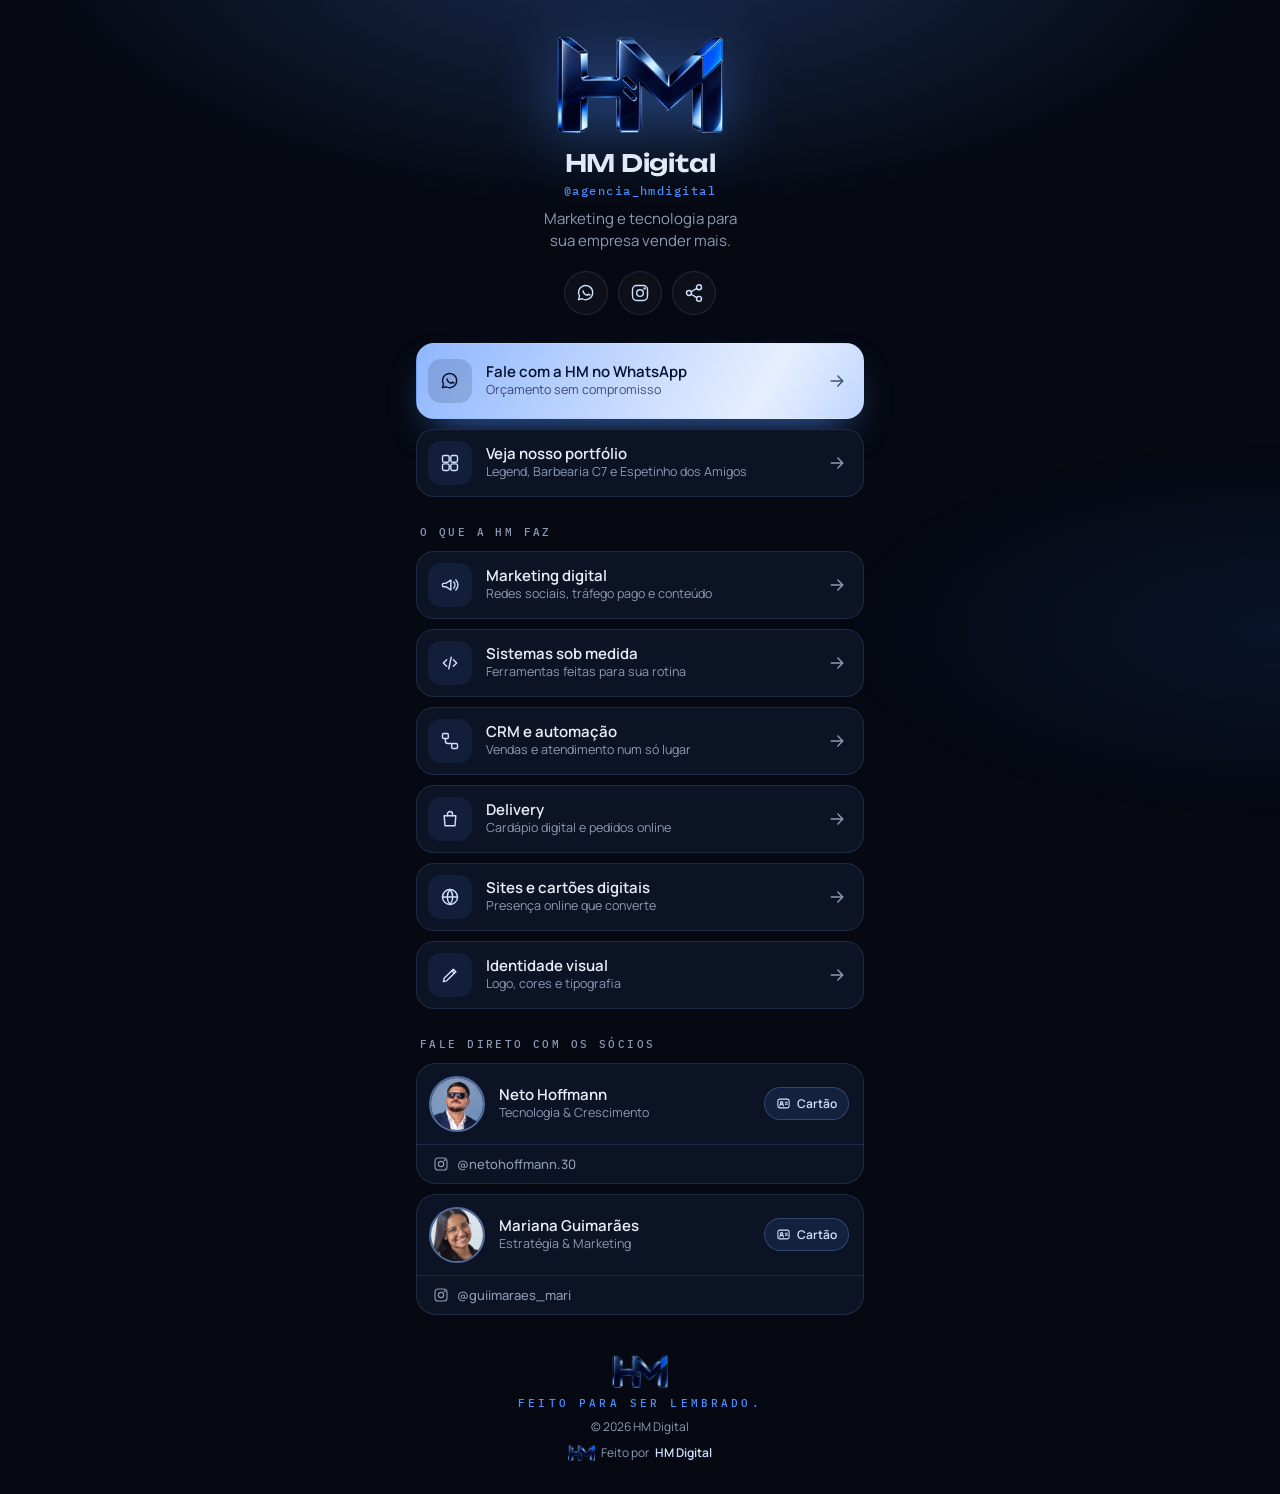
<file: index.html>
<!doctype html>
<html lang="pt-BR">
<head>
<meta charset="utf-8">
<meta name="viewport" content="width=device-width, initial-scale=1, viewport-fit=cover">
<title>HM Digital · Links</title>
<meta name="description" content="Marketing e tecnologia para sua empresa vender mais. Fale com a HM Digital.">
<meta name="theme-color" content="#060912">
<meta property="og:type" content="website">
<meta property="og:title" content="HM Digital">
<meta property="og:description" content="Marketing e tecnologia para sua empresa vender mais.">
<meta property="og:url" content="https://links.hmdigitalgo.com/">
<meta property="og:site_name" content="HM Digital">
<meta property="og:locale" content="pt_BR">
<meta property="og:image" content="https://links.hmdigitalgo.com/assets/img/og.jpg?v=5">
<meta property="og:image:width" content="1200">
<meta property="og:image:height" content="630">
<meta name="twitter:card" content="summary_large_image">
<link rel="icon" href="/assets/img/favicon.svg" type="image/svg+xml">
<link rel="stylesheet" href="/assets/css/fonts.css">
<link rel="stylesheet" href="/assets/css/style.css?v=7">
</head>
<body>
<main id="app"><noscript>Ative o JavaScript para ver os links.</noscript></main>
<div class="toast" id="toast" role="status" aria-live="polite"></div>
<script src="/assets/js/links.js?v=7"></script>
</body>
</html>
</file>
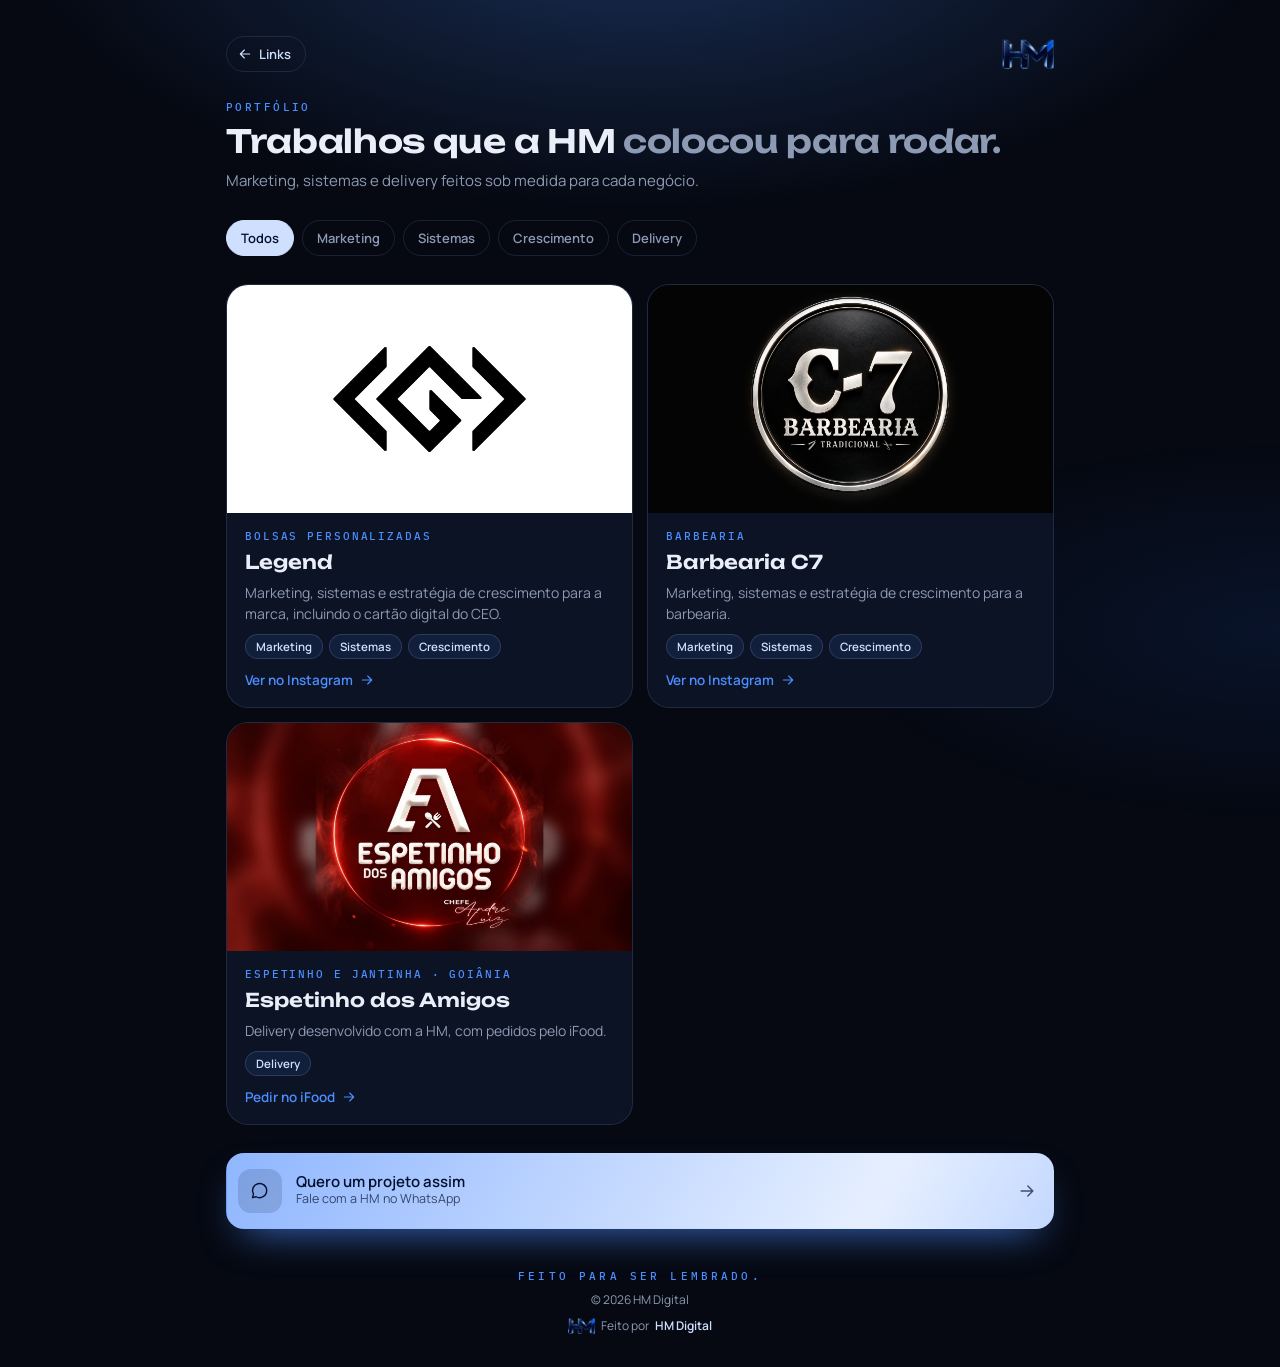
<file: portfolio/index.html>
<!doctype html>
<html lang="pt-BR">
<head>
<meta charset="utf-8">
<meta name="viewport" content="width=device-width, initial-scale=1, viewport-fit=cover">
<title>Portfólio HM Digital</title>
<meta name="description" content="Trabalhos da HM Digital em marketing, sistemas e delivery.">
<meta name="theme-color" content="#060912">
<meta property="og:type" content="website">
<meta property="og:title" content="Portfólio HM Digital">
<meta property="og:description" content="Marketing e tecnologia para sua empresa vender mais.">
<meta property="og:url" content="https://links.hmdigitalgo.com/portfolio">
<meta property="og:site_name" content="HM Digital">
<meta property="og:locale" content="pt_BR">
<meta property="og:image" content="https://links.hmdigitalgo.com/assets/img/og.jpg?v=5">
<meta property="og:image:width" content="1200">
<meta property="og:image:height" content="630">
<meta name="twitter:card" content="summary_large_image">
<link rel="icon" href="/assets/img/favicon.svg" type="image/svg+xml">
<link rel="stylesheet" href="/assets/css/fonts.css">
<link rel="stylesheet" href="/assets/css/style.css?v=7">
</head>
<body>
<main id="app" class="wide"><noscript>Ative o JavaScript para ver os links.</noscript></main>
<div class="toast" id="toast" role="status" aria-live="polite"></div>
<script src="/assets/js/portfolio.js?v=7"></script>
</body>
</html>
</file>
<file: assets/css/fonts.css>
/* Fontes hospedadas no próprio site (sem Google Fonts: mais rápido e sem enviar o IP do visitante). */
@font-face {font-family: 'IBM Plex Mono'; font-style: normal; font-weight: 500; font-display: swap; src: url(/assets/fonts/ibm-plex-mono-0-latin.woff2) format("woff2"); unicode-range: U+0000-00FF, U+0131, U+0152-0153, U+02BB-02BC, U+02C6, U+02DA, U+02DC, U+0304, U+0308, U+0329, U+2000-206F, U+20AC, U+2122, U+2191, U+2193, U+2212, U+2215, U+FEFF, U+FFFD; }
@font-face {font-family: 'Manrope'; font-style: normal; font-weight: 400 700; font-display: swap; src: url(/assets/fonts/manrope-1-latin.woff2) format("woff2"); unicode-range: U+0000-00FF, U+0131, U+0152-0153, U+02BB-02BC, U+02C6, U+02DA, U+02DC, U+0304, U+0308, U+0329, U+2000-206F, U+20AC, U+2122, U+2191, U+2193, U+2212, U+2215, U+FEFF, U+FFFD; }
@font-face {font-family: 'Unbounded'; font-style: normal; font-weight: 500 600; font-display: swap; src: url(/assets/fonts/unbounded-2-latin.woff2) format("woff2"); unicode-range: U+0000-00FF, U+0131, U+0152-0153, U+02BB-02BC, U+02C6, U+02DA, U+02DC, U+0304, U+0308, U+0329, U+2000-206F, U+20AC, U+2122, U+2191, U+2193, U+2212, U+2215, U+FEFF, U+FFFD; }
</file>
<file: assets/css/style.css>
/* HM Digital · links da bio.
   Layout: uma coluna estreita como um app, logo cromado no topo e botões empilhados.
   Mesmo visual escuro dos cartões dos sócios. */
:root {
  --ink: #060912;
  --panel: #0c1324;
  --panel-2: #111b33;
  --line: rgba(150, 180, 255, .14);
  --text: #e9eef8;
  --muted: #8d9ab3;
  --electric: #4c8dff;
  --ice: #cfe0ff;
  --navy: #04112e;
  --display: "Unbounded", "Arial Black", system-ui, sans-serif;
  --body: "Manrope", "Segoe UI", system-ui, sans-serif;
  --mono: "IBM Plex Mono", ui-monospace, Menlo, monospace;
  color-scheme: dark;
}
* { box-sizing: border-box }
html { background: var(--ink) }
body {
  margin: 0; min-height: 100vh;
  background: var(--ink); color: var(--text);
  font: 400 15px/1.5 var(--body);
  -webkit-font-smoothing: antialiased;
}
body::before {
  content: ""; position: fixed; inset: 0; pointer-events: none;
  background:
    radial-gradient(70% 45% at 50% -8%, rgba(76,141,255,.28), transparent 70%),
    radial-gradient(50% 30% at 100% 70%, rgba(31,95,214,.12), transparent 70%);
}
a { color: inherit; text-decoration: none }
button { font: inherit; color: inherit }
img { display: block; max-width: 100% }
:focus-visible { outline: 2px solid var(--electric); outline-offset: 3px; border-radius: 12px }
svg.i { width: 20px; height: 20px; stroke: currentColor; fill: none; stroke-width: 1.7; stroke-linecap: round; stroke-linejoin: round; flex: none }

main {
  position: relative; max-width: 480px; margin: 0 auto;
  padding-left: max(16px, env(safe-area-inset-left, 0px));
  padding-right: max(16px, env(safe-area-inset-right, 0px));
  padding-block: calc(36px + env(safe-area-inset-top, 0px)) calc(32px + env(safe-area-inset-bottom, 0px));
  display: grid; gap: 28px;
}

/* ---------- topo ---------- */
.head { display: grid; justify-items: center; text-align: center; gap: 6px }
.logo-wrap { margin-bottom: 10px }
.logo {
  width: 168px; height: auto; filter: drop-shadow(0 8px 30px rgba(76,141,255,.45));
  animation: logo-in .9s cubic-bezier(.2,.8,.2,1) both, glint 1.1s .7s ease-in-out both;
}
/* o logo entra e dá um brilho rápido, no lugar da abertura longa dos cartões */
@keyframes logo-in { from { opacity: 0; transform: translateY(10px) scale(.94) } }
@keyframes glint {
  50% { filter: drop-shadow(0 8px 40px rgba(140,180,255,.9)) brightness(1.7) }
}
h1 { margin: 0; font: 600 24px/1.1 var(--display); letter-spacing: -.01em }
.handle { margin: 0; font: 500 12px var(--mono); letter-spacing: .12em; color: var(--electric) }
.bio { margin: 4px 0 0; color: var(--muted); max-width: 30ch; text-wrap: balance }
.socials { display: flex; gap: 10px; margin-top: 12px }
.socials a, .socials button {
  width: 44px; height: 44px; border-radius: 50%; display: grid; place-items: center;
  border: 1px solid var(--line); background: rgba(255,255,255,.03); color: var(--ice); cursor: pointer;
  transition: background .2s, border-color .2s, transform .2s;
}
.socials a:hover, .socials button:hover { background: rgba(76,141,255,.14); border-color: rgba(76,141,255,.5); transform: translateY(-2px) }

/* ---------- botões ---------- */
.list { display: grid; gap: 10px }
.link {
  display: grid; grid-template-columns: 44px minmax(0, 1fr) auto; align-items: center; gap: 14px;
  padding: 11px 16px 11px 11px; border-radius: 18px;
  background: var(--panel); border: 1px solid var(--line);
  transition: transform .2s, border-color .2s, background .2s;
}
.link:hover { transform: translateY(-2px); border-color: rgba(76,141,255,.45); background: var(--panel-2) }
.link:active { transform: scale(.985) }
.link .ic { width: 44px; height: 44px; border-radius: 13px; display: grid; place-items: center; background: rgba(76,141,255,.1); color: var(--ice) }
.tx { min-width: 0 }
.tx strong { display: block; font: 600 15px/1.25 var(--body) }
.tx small { display: block; font-size: 12.5px; color: var(--muted); line-height: 1.35 }
.link .arrow { color: var(--muted); transition: transform .2s, color .2s }
.link:hover .arrow { transform: translateX(3px); color: var(--electric) }
.link.primary {
  padding-block: 15px;
  background: linear-gradient(120deg, #8fb6ff 0%, #e6efff 40%, #a9c7ff 60%, #6c9dfa 100%);
  background-size: 200% 100%; animation: shine 8s linear infinite;
  border-color: transparent; color: var(--navy);
  box-shadow: 0 18px 40px -18px rgba(76,141,255,.8);
}
.link.primary .ic { background: rgba(4,17,46,.14); color: var(--navy) }
.link.primary small, .link.primary .arrow { color: rgba(4,17,46,.7) }
@keyframes shine { to { background-position: -200% 0 } }

section { display: grid; gap: 12px }
h2 { margin: 0; font: 500 11px var(--mono); letter-spacing: .22em; text-transform: uppercase; color: var(--muted); padding-left: 4px }

/* ---------- sócios ---------- */
.people { display: grid; gap: 10px }
.person { border-radius: 20px; background: var(--panel); border: 1px solid var(--line); overflow: hidden }
.person-main {
  display: grid; grid-template-columns: 56px minmax(0, 1fr) auto; gap: 14px; align-items: center;
  padding: 12px 14px 12px 12px; transition: background .2s;
}
.person-main:hover { background: var(--panel-2) }
.person-main img { width: 56px; height: 56px; border-radius: 50%; object-fit: cover; border: 2px solid rgba(140,180,255,.55) }
.pill {
  display: inline-flex; align-items: center; gap: 6px; padding: 7px 11px; border-radius: 99px;
  font: 600 12px var(--body); color: var(--ice); background: rgba(76,141,255,.12); border: 1px solid rgba(140,180,255,.25);
}
.pill svg.i { width: 15px; height: 15px }
.person-ig {
  display: flex; align-items: center; gap: 8px; padding: 10px 16px; border-top: 1px solid var(--line);
  font: 500 13px var(--body); color: var(--muted); transition: color .2s, background .2s;
}
.person-ig svg.i { width: 16px; height: 16px }
.person-ig:hover { color: var(--ice); background: rgba(76,141,255,.06) }

/* ---------- rodapé ---------- */
footer { display: grid; justify-items: center; gap: 8px; text-align: center; padding-top: 12px }
.logo-sm { width: 56px; height: auto; opacity: .85 }
footer span { font: 500 10.5px var(--mono); letter-spacing: .3em; text-transform: uppercase; color: var(--electric) }
footer small { color: var(--muted); font-size: 12px }

.toast {
  position: fixed; left: 50%; bottom: calc(24px + env(safe-area-inset-bottom, 0px)); z-index: 50;
  transform: translate(-50%, 20px); opacity: 0; pointer-events: none;
  background: var(--ice); color: var(--navy); font: 600 13.5px var(--body);
  padding: 11px 18px; border-radius: 99px; box-shadow: 0 10px 30px rgba(0,0,0,.4);
  transition: opacity .25s, transform .25s;
}
.toast.on { opacity: 1; transform: translate(-50%, 0) }

/* entrada suave dos blocos */
main > * { animation: rise .6s ease both }
main > :nth-child(2) { animation-delay: .15s }
main > :nth-child(3) { animation-delay: .22s }
main > :nth-child(4) { animation-delay: .29s }
@keyframes rise { from { opacity: 0; transform: translateY(12px) } }

@media (prefers-reduced-motion: reduce) {
  *, *::before, *::after { animation: none !important; transition: none !important }
}

/* ---------- portfólio ---------- */
[hidden] { display: none !important }
.pf-head { display: flex; align-items: center; justify-content: space-between }
.back {
  display: inline-flex; align-items: center; gap: 6px; padding: 8px 14px 8px 10px; border-radius: 99px;
  border: 1px solid var(--line); color: var(--ice); font: 600 13px var(--body);
}
.back:hover { background: rgba(76,141,255,.12) }
.back svg.i { width: 16px; height: 16px }
.pf-head .logo-sm { width: 52px }
.pf-title { display: grid; gap: 10px }
.eyebrow { font: 500 11px var(--mono); letter-spacing: .22em; text-transform: uppercase; color: var(--electric) }
.pf-title h1 { font-size: clamp(25px, 7vw, 32px); line-height: 1.12; text-wrap: balance }
.pf-title h1 em { font-style: normal; color: var(--muted) }
.pf-title p { margin: 0; color: var(--muted) }
.filters { display: flex; flex-wrap: wrap; gap: 8px }
.filters button {
  padding: 8px 14px; border-radius: 99px; cursor: pointer; font: 600 13px var(--body);
  background: transparent; border: 1px solid var(--line); color: var(--muted); transition: all .2s;
}
.filters button[aria-pressed="true"] { background: var(--ice); color: var(--navy); border-color: var(--ice) }
.grid { display: grid; gap: 14px }
.proj { border-radius: 22px; overflow: hidden; background: var(--panel); border: 1px solid var(--line) }
.cover { aspect-ratio: 16 / 9; max-width: 100%; background: var(--panel-2) }
.cover img { width: 100%; height: 100%; object-fit: cover }
.mono {
  width: 100%; height: 100%; display: grid; place-items: center; position: relative; overflow: hidden;
  background:
    radial-gradient(80% 90% at 80% 10%, hsl(var(--h) 70% 55% / .45), transparent 60%),
    radial-gradient(70% 80% at 10% 100%, rgba(31,95,214,.35), transparent 60%),
    #0a1020;
}
.mono span { font: 700 64px var(--display); letter-spacing: -.03em; color: rgba(233,238,248,.92) }
.proj-body { padding: 16px 18px 18px; display: grid; gap: 8px }
.seg { font: 500 10.5px var(--mono); letter-spacing: .18em; text-transform: uppercase; color: var(--electric) }
.proj h3 { margin: 0; font: 600 19px/1.2 var(--display) }
.proj p { margin: 0; color: var(--muted); font-size: 14px }
.proj .result { color: var(--ice); font-weight: 600 }
.chips { display: flex; flex-wrap: wrap; gap: 6px; margin-top: 2px }
.chips span { padding: 4px 10px; border-radius: 99px; font: 600 11.5px var(--body); color: var(--ice); background: rgba(76,141,255,.1); border: 1px solid rgba(140,180,255,.2) }
.see { justify-self: start; display: inline-flex; align-items: center; gap: 6px; margin-top: 4px; font: 600 13.5px var(--body); color: var(--electric) }
.see svg.i { width: 16px; height: 16px }
.see:hover { color: var(--ice) }
@media (min-width: 560px) { main.wide { max-width: 860px } .grid { grid-template-columns: repeat(2, minmax(0, 1fr)) } }

/* crédito "Feito por HM Digital" */
footer .credit { font-size: 12px; color: var(--muted); display: inline-flex; align-items: center; gap: 6px }
footer .credit img { height: 16px; width: auto }
footer .credit b { color: var(--ice); font-weight: 600 }
footer .credit:hover b { color: var(--electric) }
</file>
